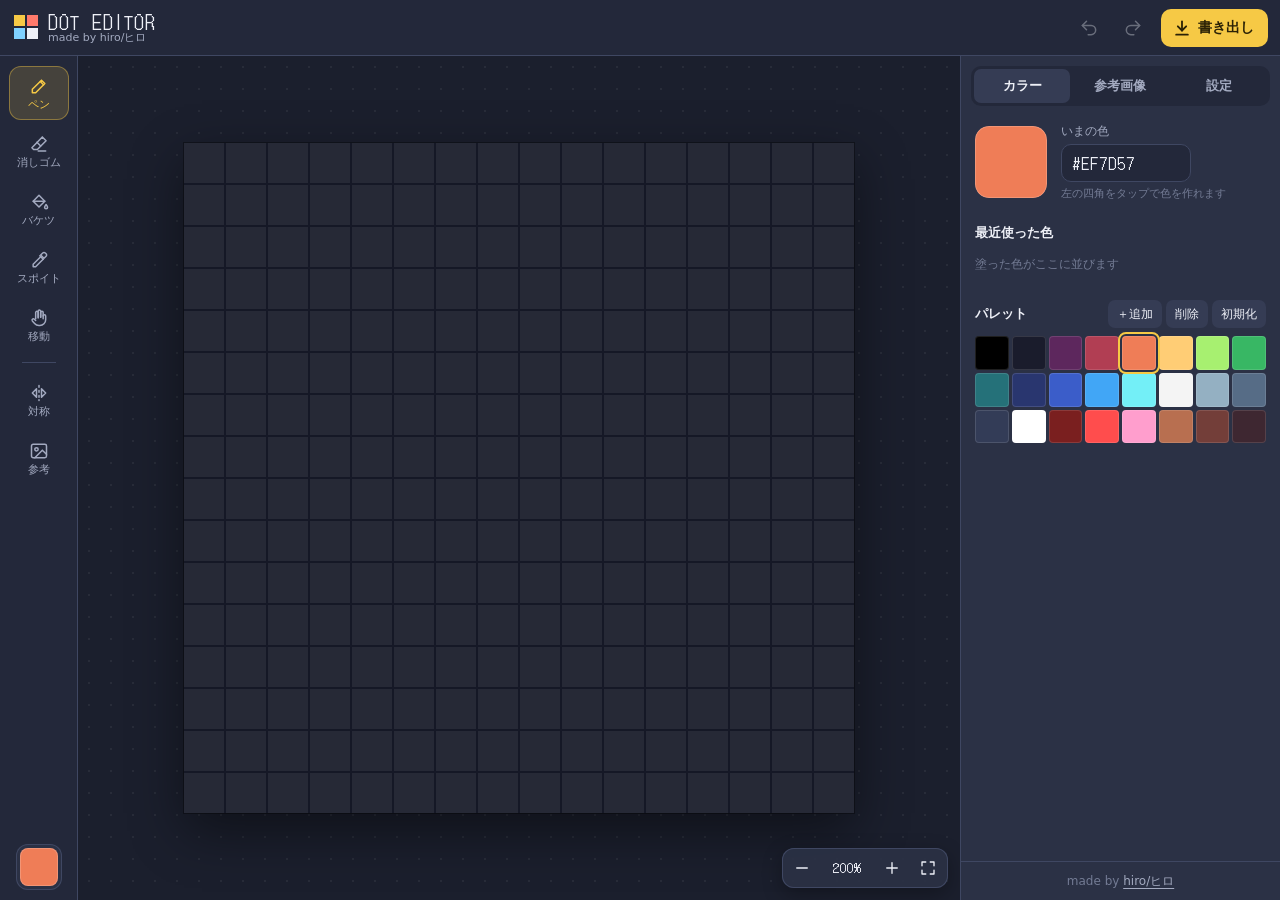
<file: index.html>
<!DOCTYPE html>
<html lang="ja">
<head>
  <meta charset="UTF-8">
  <meta name="viewport" content="width=device-width, initial-scale=1, maximum-scale=1, user-scalable=no, viewport-fit=cover">
  <meta name="theme-color" content="#23283a">
  <meta name="apple-mobile-web-app-capable" content="yes">
  <meta name="apple-mobile-web-app-status-bar-style" content="black-translucent">
  <meta name="format-detection" content="telephone=no">
  <meta name="description" content="マスとマスの間に細い隙間があるドット絵を描けるエディタ。カラーパレット・スポイト・参考画像・PNG書き出しに対応。">
  <title>DOT EDITOR | made by hiro/ヒロ</title>
  <link rel="preconnect" href="https://fonts.googleapis.com">
  <link rel="preconnect" href="https://fonts.gstatic.com" crossorigin>
  <link href="https://fonts.googleapis.com/css2?family=DotGothic16&display=swap" rel="stylesheet">
  <link rel="stylesheet" href="./style.css">
</head>
<body>
  <div class="app" id="app">

    <!-- ===== ヘッダー ===== -->
    <header class="topbar">
      <div class="brand">
        <div class="brand-mark" aria-hidden="true"><i></i><i></i><i></i><i></i></div>
        <div class="brand-text">
          <h1 class="brand-title">DOT EDITOR</h1>
          <a class="brand-credit" href="https://github.com/h1ro223" target="_blank" rel="noopener noreferrer">made by hiro/ヒロ</a>
        </div>
      </div>
      <div class="top-actions">
        <button class="icon-btn" id="undoBtn" type="button" title="元に戻す (Ctrl+Z)" aria-label="元に戻す" disabled>
          <svg class="ic" viewBox="0 0 24 24"><path d="M9 14 4 9l5-5"/><path d="M4 9h10.5a5.5 5.5 0 0 1 0 11H11"/></svg>
        </button>
        <button class="icon-btn" id="redoBtn" type="button" title="やり直し (Ctrl+Y)" aria-label="やり直し" disabled>
          <svg class="ic" viewBox="0 0 24 24"><path d="m15 14 5-5-5-5"/><path d="M20 9H9.5a5.5 5.5 0 0 0 0 11H13"/></svg>
        </button>
        <button class="icon-btn mobile-only" id="panelToggle" type="button" title="パネルの開閉" aria-label="パネルの開閉" aria-pressed="true">
          <svg class="ic" viewBox="0 0 24 24"><rect x="3" y="4" width="18" height="16" rx="2"/><path d="M3 14h18"/></svg>
        </button>
        <button class="primary-btn" id="exportOpenBtn" type="button">
          <svg class="ic" viewBox="0 0 24 24"><path d="M12 4v11"/><path d="m7 10 5 5 5-5"/><path d="M5 20h14"/></svg>
          <span>書き出し</span>
        </button>
      </div>
    </header>

    <main class="workspace">

      <!-- ===== ツールバー ===== -->
      <nav class="toolbar" aria-label="ツール">
        <div class="tool-group">
          <button class="tool-btn" type="button" data-tool="pen" title="ペン (B)">
            <svg class="ic" viewBox="0 0 24 24"><path d="M4 20h4L19 9l-4-4L4 16v4z"/><path d="m13.5 6.5 4 4"/></svg>
            <span>ペン</span>
          </button>
          <button class="tool-btn" type="button" data-tool="eraser" title="消しゴム (E)">
            <svg class="ic" viewBox="0 0 24 24"><path d="m16 3.5 4.5 4.5L10 18.5H5.5l-2-2z"/><path d="m9.5 10 4.5 4.5"/><path d="M11 20.5h9"/></svg>
            <span>消しゴム</span>
          </button>
          <button class="tool-btn" type="button" data-tool="fill" title="バケツ (G)">
            <svg class="ic" viewBox="0 0 24 24"><path d="m5 11 7-7 7 7-7 7z"/><path d="M5 11h14"/><path d="M20.5 15s1.8 2.3 1.8 3.4a1.8 1.8 0 0 1-3.6 0c0-1.1 1.8-3.4 1.8-3.4z"/></svg>
            <span>バケツ</span>
          </button>
          <button class="tool-btn" type="button" data-tool="picker" title="スポイト (I)">
            <svg class="ic" viewBox="0 0 24 24"><path d="m13 7 4 4"/><path d="M16.5 3.5a2.1 2.1 0 0 1 3 0l1 1a2.1 2.1 0 0 1 0 3L18 10l-4-4z"/><path d="m14 8-9 9v3h3l9-9"/></svg>
            <span>スポイト</span>
          </button>
          <button class="tool-btn" type="button" data-tool="hand" title="移動 (H / Space+ドラッグ)">
            <svg class="ic" viewBox="0 0 24 24"><path d="M8 13V5.5a1.5 1.5 0 0 1 3 0V12"/><path d="M11 11V4a1.5 1.5 0 0 1 3 0v7"/><path d="M14 11V5.5a1.5 1.5 0 0 1 3 0V13"/><path d="M17 9.5a1.5 1.5 0 0 1 3 0V14a7 7 0 0 1-7 7h-1a7 7 0 0 1-5.3-2.4L4 15.5a1.6 1.6 0 0 1 2.4-2.1L8 15"/></svg>
            <span>移動</span>
          </button>
        </div>
        <div class="tool-sep" aria-hidden="true"></div>
        <div class="tool-group">
          <button class="tool-btn" type="button" id="mirrorBtn" aria-pressed="false" title="左右対称 (M)">
            <svg class="ic" viewBox="0 0 24 24"><path d="M12 3v2M12 9v2M12 15v2M12 21v-1"/><path d="M9 7 4 12l5 5z"/><path d="m15 7 5 5-5 5z"/></svg>
            <span>対称</span>
          </button>
          <button class="tool-btn" type="button" id="refToggleBtn" aria-pressed="false" title="参考ウィンドウ">
            <svg class="ic" viewBox="0 0 24 24"><rect x="3" y="4" width="18" height="16" rx="2"/><circle cx="9" cy="10" r="2"/><path d="m21 16-5-5-9 9"/></svg>
            <span>参考</span>
          </button>
        </div>
        <button class="tool-color" type="button" id="toolColorBtn" title="カラー" aria-label="現在の色(カラーを開く)">
          <span id="toolColorSwatch"></span>
        </button>
      </nav>

      <!-- ===== キャンバス ===== -->
      <section class="stage" id="stage" data-tool="pen">
        <div class="canvas-holder bg-dark" id="canvasHolder">
          <canvas id="board"></canvas>
          <img class="overlay-img" id="overlayImg" alt="" draggable="false" hidden>
          <div class="mirror-line" id="mirrorLine" hidden></div>
          <div class="hover-cell" id="hoverCell" hidden></div>
        </div>

        <span class="coord" id="coordLabel" aria-hidden="true"></span>

        <div class="zoom-ctrl">
          <button type="button" id="zoomOutBtn" title="縮小 (-)" aria-label="縮小">
            <svg class="ic" viewBox="0 0 24 24"><path d="M5 12h14"/></svg>
          </button>
          <span class="zoom-label" id="zoomLabel">100%</span>
          <button type="button" id="zoomInBtn" title="拡大 (+)" aria-label="拡大">
            <svg class="ic" viewBox="0 0 24 24"><path d="M5 12h14M12 5v14"/></svg>
          </button>
          <button type="button" id="fitBtn" title="全体表示 (0)" aria-label="全体表示">
            <svg class="ic" viewBox="0 0 24 24"><path d="M4 9V4h5M20 9V4h-5M4 15v5h5M20 15v5h-5"/></svg>
          </button>
        </div>

        <!-- 参考ウィンドウ -->
        <div class="ref-win" id="refWin" hidden>
          <div class="ref-head" id="refHead">
            <span class="ref-title">参考画像</span>
            <span class="ref-chip" id="refChip" aria-hidden="true"></span>
            <button class="ref-close" id="refClose" type="button" aria-label="参考ウィンドウを閉じる">
              <svg class="ic" viewBox="0 0 24 24"><path d="M6 6l12 12M18 6 6 18"/></svg>
            </button>
          </div>
          <div class="ref-body" id="refBody">
            <canvas id="refView" hidden></canvas>
            <p class="ref-empty" id="refEmpty">タップして画像を読み込む</p>
          </div>
          <div class="ref-resize" id="refResize" aria-hidden="true"></div>
        </div>

        <div class="toast" id="toast" role="status" aria-live="polite"></div>
      </section>

      <!-- ===== パネル ===== -->
      <aside class="panel" id="panel">
        <div class="tabs" role="tablist">
          <button class="tab active" type="button" role="tab" data-tab="color" aria-selected="true">カラー</button>
          <button class="tab" type="button" role="tab" data-tab="ref" aria-selected="false">参考画像</button>
          <button class="tab" type="button" role="tab" data-tab="settings" aria-selected="false">設定</button>
        </div>

        <div class="tab-bodies">

          <!-- カラー -->
          <section class="tab-body active" data-panel="color" role="tabpanel">
            <div class="color-current">
              <label class="color-big" title="色を選ぶ">
                <span id="curSwatch"></span>
                <input type="color" id="colorInput" value="#ef7d57" aria-label="色を選ぶ">
              </label>
              <div class="color-meta">
                <span class="field-label">いまの色</span>
                <input type="text" class="hex-input" id="hexInput" maxlength="7" spellcheck="false" autocomplete="off" autocapitalize="off" autocorrect="off" aria-label="カラーコード">
                <span class="hint">左の四角をタップで色を作れます</span>
              </div>
            </div>

            <div class="block">
              <h3 class="block-title">最近使った色</h3>
              <div class="swatch-row" id="recentList"></div>
            </div>

            <div class="block">
              <div class="block-head">
                <h3 class="block-title">パレット</h3>
                <div class="mini-actions">
                  <button class="mini-btn" type="button" id="paletteAddBtn" title="いまの色をパレットに追加">＋追加</button>
                  <button class="mini-btn" type="button" id="paletteEditBtn" aria-pressed="false" title="タップした色を削除">削除</button>
                  <button class="mini-btn" type="button" id="paletteResetBtn" title="パレットを初期状態に戻す">初期化</button>
                </div>
              </div>
              <div class="palette" id="paletteList"></div>
            </div>
          </section>

          <!-- 参考画像 -->
          <section class="tab-body" data-panel="ref" role="tabpanel">
            <div class="block">
              <div class="btn-row">
                <button class="btn" type="button" id="refLoadBtn">画像を読み込む</button>
                <button class="btn ghost" type="button" id="refRemoveBtn">画像を外す</button>
              </div>
              <p class="note" id="refInfo">画像はまだありません</p>
            </div>

            <div class="block">
              <label class="switch-row">
                <span>参考ウィンドウを表示</span>
                <span class="switch"><input type="checkbox" id="refShowChk"><i></i></span>
              </label>
              <label class="switch-row">
                <span>キャンバスに重ねる(なぞり描き用)</span>
                <span class="switch"><input type="checkbox" id="refOverlayChk"><i></i></span>
              </label>
              <div class="range-row">
                <span>重ねる濃さ</span>
                <input type="range" id="refOpacity" min="5" max="100" step="1" value="40">
                <output id="refOpacityOut">40%</output>
              </div>
            </div>

            <div class="block">
              <h3 class="block-title">ドット化して取り込む</h3>
              <p class="note">参考画像をいまのマス数に合わせて自動でドット絵にします。下描きにどうぞ。</p>
              <label class="switch-row">
                <span>パレットの色に寄せる</span>
                <span class="switch"><input type="checkbox" id="refQuantizeChk"><i></i></span>
              </label>
              <button class="btn wide" type="button" id="refImportBtn">マスに取り込む</button>
            </div>

            <p class="note">スポイトを選んで参考ウィンドウの画像をタップすると、画像から色を拾えます。</p>
          </section>

          <!-- 設定 -->
          <section class="tab-body" data-panel="settings" role="tabpanel">
            <div class="block">
              <h3 class="block-title">キャンバス</h3>
              <div class="field-grid">
                <div class="field">
                  <span class="field-label">横のマス数</span>
                  <div class="stepper" data-key="cols">
                    <button type="button" data-step="-1" aria-label="減らす">−</button>
                    <input type="number" inputmode="numeric" aria-label="横のマス数">
                    <button type="button" data-step="1" aria-label="増やす">＋</button>
                  </div>
                </div>
                <div class="field">
                  <span class="field-label">縦のマス数</span>
                  <div class="stepper" data-key="rows">
                    <button type="button" data-step="-1" aria-label="減らす">−</button>
                    <input type="number" inputmode="numeric" aria-label="縦のマス数">
                    <button type="button" data-step="1" aria-label="増やす">＋</button>
                  </div>
                </div>
                <div class="field">
                  <span class="field-label">マスの大きさ(px)</span>
                  <div class="stepper" data-key="cell">
                    <button type="button" data-step="-1" aria-label="小さく">−</button>
                    <input type="number" inputmode="numeric" aria-label="マスの大きさ">
                    <button type="button" data-step="1" aria-label="大きく">＋</button>
                  </div>
                </div>
                <div class="field">
                  <span class="field-label">隙間(px)</span>
                  <div class="stepper" data-key="gap">
                    <button type="button" data-step="-1" aria-label="狭く">−</button>
                    <input type="number" inputmode="numeric" aria-label="隙間">
                    <button type="button" data-step="1" aria-label="広く">＋</button>
                  </div>
                </div>
              </div>
              <p class="size-info">書き出しサイズ <strong id="sizeInfo">-</strong></p>
              <p class="note">マス数を減らすと、右端・下端からはみ出た部分は消えます(元に戻すで復活できます)。</p>
            </div>

            <div class="block">
              <h3 class="block-title">表示の背景</h3>
              <div class="seg" id="bgSeg">
                <button type="button" data-bg="dark">ダーク</button>
                <button type="button" data-bg="light">ライト</button>
                <button type="button" data-bg="checker">市松</button>
              </div>
              <p class="note">見え方だけの設定です。書き出す画像の背景は透過になります。</p>
            </div>

            <div class="block">
              <h3 class="block-title">作品データ</h3>
              <div class="btn-row">
                <button class="btn" type="button" id="projSaveBtn">データを保存</button>
                <button class="btn" type="button" id="projLoadBtn">データを開く</button>
              </div>
              <p class="note">描いた内容は自動でこの端末に保存されます。別の端末に移すときは「データを保存」の .json を使ってください。</p>
              <button class="btn danger wide" type="button" id="clearBtn">全部消す</button>
            </div>

            <div class="block pc-only">
              <h3 class="block-title">ショートカット</h3>
              <dl class="keys">
                <dt>B / E / G / I / H</dt><dd>ペン / 消しゴム / バケツ / スポイト / 移動</dd>
                <dt>M</dt><dd>左右対称の切り替え</dd>
                <dt>Space + ドラッグ</dt><dd>画面を動かす</dd>
                <dt>ホイール / + / −</dt><dd>拡大・縮小</dd>
                <dt>0</dt><dd>全体表示</dd>
                <dt>Ctrl + Z / Ctrl + Y</dt><dd>元に戻す / やり直し</dd>
              </dl>
            </div>
          </section>
        </div>

        <footer class="panel-credit">
          made by <a href="https://github.com/h1ro223" target="_blank" rel="noopener noreferrer">hiro/ヒロ</a>
        </footer>
      </aside>
    </main>
  </div>

  <!-- ===== 書き出しモーダル ===== -->
  <div class="modal" id="exportModal" hidden>
    <div class="modal-card" role="dialog" aria-modal="true" aria-labelledby="exportTitle">
      <div class="modal-head">
        <h2 id="exportTitle">PNGで書き出し</h2>
        <button class="icon-btn" type="button" id="exportCloseBtn" aria-label="閉じる">
          <svg class="ic" viewBox="0 0 24 24"><path d="M6 6l12 12M18 6 6 18"/></svg>
        </button>
      </div>

      <div class="export-preview checker" id="exportPreviewWrap">
        <canvas id="exportPreview"></canvas>
      </div>

      <div class="export-field">
        <span class="field-label">倍率</span>
        <div class="seg" id="scaleSeg">
          <button type="button" data-scale="1">×1</button>
          <button type="button" data-scale="2">×2</button>
          <button type="button" data-scale="3">×3</button>
          <button type="button" data-scale="4">×4</button>
          <button type="button" data-scale="8">×8</button>
        </div>
      </div>

      <label class="switch-row">
        <span>背景を透過する</span>
        <span class="switch"><input type="checkbox" id="exportTransChk" checked><i></i></span>
      </label>
      <div class="range-row" id="exportBgRow" hidden>
        <span>背景色</span>
        <input type="color" id="exportBgInput" value="#ffffff" aria-label="背景色">
        <span></span>
      </div>

      <p class="size-info">出力サイズ <strong id="exportSize">-</strong></p>

      <div class="btn-row">
        <button class="btn primary" type="button" id="exportDlBtn">PNGを保存</button>
        <button class="btn" type="button" id="exportShareBtn" hidden>共有・写真に保存</button>
      </div>
    </div>
  </div>

  <input type="file" id="refFile" accept="image/*" hidden>
  <input type="file" id="projectFile" accept=".json,application/json" hidden>

  <script src="./script.js"></script>
</body>
</html>
</file>
<file: style.css>
/* =========================================================
   DOT GAP - すき間ドットエディタ
   made by hiro/ヒロ  https://github.com/h1ro223
   ========================================================= */

:root {
  --ink: #23283a;          /* 土台(グラファイトブルー) */
  --ink-2: #1b1f2d;        /* ステージ */
  --slab: #2b3145;         /* パネル */
  --slab-2: #353c54;       /* 入力・ボタン */
  --grout: #3f4762;        /* 境界線 */
  --text: #eef0f7;
  --muted: #a3aac0;
  --dim: #737b94;
  --butter: #f6c945;       /* アクセント */
  --butter-ink: #2b2206;
  --butter-soft: rgba(246, 201, 69, 0.16);
  --coral: #ff7a6b;

  --r-l: 14px;
  --r-m: 10px;
  --r-s: 7px;

  --font: "Hiragino Sans", "Hiragino Kaku Gothic ProN", "Noto Sans JP", "Yu Gothic UI", "Meiryo", system-ui, -apple-system, sans-serif;
  --pixel: "DotGothic16", "Hiragino Sans", "Noto Sans JP", sans-serif;

  --safe-t: env(safe-area-inset-top, 0px);
  --safe-r: env(safe-area-inset-right, 0px);
  --safe-b: env(safe-area-inset-bottom, 0px);
  --safe-l: env(safe-area-inset-left, 0px);
}

*,
*::before,
*::after { box-sizing: border-box; }

[hidden] { display: none !important; }

html,
body {
  margin: 0;
  height: 100%;
  background: var(--ink);
  color: var(--text);
  font-family: var(--font);
  font-size: 14px;
  line-height: 1.5;
  overflow: hidden;
  overscroll-behavior: none;
}

/* スマホでの長押しコピー・ダブルタップ拡大を防止 */
body {
  -webkit-user-select: none;
  user-select: none;
  -webkit-touch-callout: none;
  -webkit-tap-highlight-color: transparent;
  touch-action: manipulation;
  -webkit-text-size-adjust: 100%;
  text-size-adjust: 100%;
}

input[type="text"],
input[type="number"] {
  -webkit-user-select: text;
  user-select: text;
}

img,
canvas {
  -webkit-user-drag: none;
  -webkit-touch-callout: none;
}

button {
  font: inherit;
  color: inherit;
  background: none;
  border: 0;
  padding: 0;
  cursor: pointer;
  touch-action: manipulation;
}
button:disabled { cursor: default; opacity: 0.35; }

a { color: inherit; }

:focus { outline: none; }
:focus-visible {
  outline: 2px solid var(--butter);
  outline-offset: 2px;
}

.ic {
  width: 20px;
  height: 20px;
  fill: none;
  stroke: currentColor;
  stroke-width: 1.8;
  stroke-linecap: round;
  stroke-linejoin: round;
  flex-shrink: 0;
}

/* ===== レイアウト ===== */
.app {
  position: fixed;
  inset: 0;
  display: flex;
  flex-direction: column;
  padding: var(--safe-t) var(--safe-r) var(--safe-b) var(--safe-l);
}

.topbar {
  height: 56px;
  flex-shrink: 0;
  display: flex;
  align-items: center;
  justify-content: space-between;
  gap: 10px;
  padding: 0 12px 0 14px;
  background: var(--ink);
  border-bottom: 1px solid var(--grout);
}

.brand {
  display: flex;
  align-items: center;
  gap: 10px;
  min-width: 0;
}

/* ロゴ:2×2のマスと細い隙間 */
.brand-mark {
  display: grid;
  grid-template-columns: repeat(2, 11px);
  grid-template-rows: repeat(2, 11px);
  gap: 2px;
  flex-shrink: 0;
}
.brand-mark i { display: block; background: var(--butter); }
.brand-mark i:nth-child(2) { background: var(--coral); }
.brand-mark i:nth-child(3) { background: #7fd1ff; }
.brand-mark i:nth-child(4) { background: var(--text); }

.brand-text {
  display: flex;
  flex-direction: column;
  min-width: 0;
  line-height: 1.15;
}
.brand-title {
  margin: 0;
  font-family: var(--pixel);
  font-weight: 400;
  font-size: 19px;
  letter-spacing: 0.06em;
}
.brand-credit {
  font-size: 11px;
  color: var(--muted);
  text-decoration: none;
  white-space: nowrap;
}
.brand-credit:hover { color: var(--butter); }

.top-actions {
  display: flex;
  align-items: center;
  gap: 4px;
  flex-shrink: 0;
}

.icon-btn {
  width: 40px;
  height: 40px;
  border-radius: var(--r-m);
  display: inline-flex;
  align-items: center;
  justify-content: center;
  color: var(--text);
}
@media (hover: hover) {
  .icon-btn:not(:disabled):hover { background: var(--slab); }
}
.icon-btn[aria-pressed="false"] { color: var(--muted); }

.primary-btn {
  height: 38px;
  margin-left: 4px;
  padding: 0 14px 0 11px;
  border-radius: var(--r-m);
  display: inline-flex;
  align-items: center;
  gap: 6px;
  background: var(--butter);
  color: var(--butter-ink);
  font-weight: 700;
}
@media (hover: hover) {
  .primary-btn:hover { filter: brightness(1.06); }
}
.primary-btn .ic { stroke-width: 2.2; }

.mobile-only { display: none; }

.workspace {
  flex: 1;
  min-height: 0;
  display: grid;
  grid-template-columns: 78px minmax(0, 1fr) 320px;
}

/* ===== ツールバー ===== */
.toolbar {
  display: flex;
  flex-direction: column;
  align-items: center;
  gap: 6px;
  padding: 10px 8px;
  background: var(--ink);
  border-right: 1px solid var(--grout);
  overflow-y: auto;
  overflow-x: hidden;
  scrollbar-width: none;
}
.toolbar::-webkit-scrollbar { display: none; }

.tool-group {
  display: flex;
  flex-direction: column;
  gap: 4px;
}

.tool-btn {
  width: 60px;
  height: 54px;
  border-radius: 12px;
  display: flex;
  flex-direction: column;
  align-items: center;
  justify-content: center;
  gap: 3px;
  color: var(--muted);
  font-size: 10.5px;
  line-height: 1;
  flex-shrink: 0;
}
.tool-btn span { white-space: nowrap; }
@media (hover: hover) {
  .tool-btn:hover { background: var(--slab); color: var(--text); }
}
.tool-btn.active,
.tool-btn[aria-pressed="true"] {
  background: var(--butter-soft);
  color: var(--butter);
  box-shadow: inset 0 0 0 1px rgba(246, 201, 69, 0.4);
}

.tool-sep {
  width: 34px;
  height: 1px;
  margin: 4px 0;
  background: var(--grout);
  flex-shrink: 0;
}

.tool-color {
  margin-top: auto;
  width: 46px;
  height: 46px;
  padding: 4px;
  border-radius: 12px;
  background: var(--slab);
  box-shadow: inset 0 0 0 1px var(--grout);
  flex-shrink: 0;
}
.tool-color span {
  display: block;
  width: 100%;
  height: 100%;
  border-radius: 8px;
  box-shadow: inset 0 0 0 1px rgba(255, 255, 255, 0.18);
}

/* ===== ステージ ===== */
.stage {
  position: relative;
  overflow: hidden;
  touch-action: none;
  background-color: var(--ink-2);
  background-image: radial-gradient(circle, rgba(255, 255, 255, 0.06) 1px, transparent 1.6px);
  background-size: 22px 22px;
  cursor: crosshair;
}
.stage[data-tool="hand"],
.stage.space-pan { cursor: grab; }
.stage.grabbing { cursor: grabbing; }

.canvas-holder {
  position: absolute;
  left: 0;
  top: 0;
  will-change: transform;
  box-shadow: 0 0 0 1px rgba(0, 0, 0, 0.35), 0 18px 50px rgba(0, 0, 0, 0.45);
}
.canvas-holder.bg-dark { background: #151826; }
.canvas-holder.bg-light { background: #eceef4; }
.canvas-holder.bg-checker {
  background-color: #f4f5f8;
  background-image: conic-gradient(#d6dae3 25%, transparent 0 50%, #d6dae3 0 75%, transparent 0);
  background-size: 16px 16px;
}

#board {
  display: block;
  width: 100%;
  height: 100%;
  image-rendering: -webkit-optimize-contrast;
  image-rendering: crisp-edges;
  image-rendering: pixelated;
}

.overlay-img {
  position: absolute;
  inset: 0;
  width: 100%;
  height: 100%;
  object-fit: contain;
  pointer-events: none;
}

.mirror-line {
  position: absolute;
  top: -6px;
  bottom: -6px;
  left: 50%;
  width: 0;
  border-left: 1px dashed var(--butter);
  pointer-events: none;
  opacity: 0.85;
}

.hover-cell {
  position: absolute;
  left: 0;
  top: 0;
  pointer-events: none;
  box-shadow: 0 0 0 1px rgba(255, 255, 255, 0.95), 0 0 0 2px rgba(0, 0, 0, 0.55);
}

.coord {
  position: absolute;
  left: 12px;
  bottom: 12px;
  font-family: var(--pixel);
  font-size: 13px;
  color: var(--muted);
  pointer-events: none;
}

.zoom-ctrl {
  position: absolute;
  right: 12px;
  bottom: 12px;
  display: flex;
  align-items: center;
  gap: 2px;
  padding: 3px;
  border-radius: 12px;
  background: rgba(43, 49, 69, 0.92);
  box-shadow: inset 0 0 0 1px var(--grout), 0 6px 20px rgba(0, 0, 0, 0.3);
  z-index: 4;
}
.zoom-ctrl button {
  width: 34px;
  height: 34px;
  border-radius: 9px;
  display: inline-flex;
  align-items: center;
  justify-content: center;
}
@media (hover: hover) {
  .zoom-ctrl button:hover { background: var(--slab-2); }
}
.zoom-ctrl .ic { width: 18px; height: 18px; }
.zoom-label {
  min-width: 52px;
  text-align: center;
  font-family: var(--pixel);
  font-size: 13px;
}

/* ===== 参考ウィンドウ ===== */
.ref-win {
  position: absolute;
  left: 0;
  top: 0;
  display: flex;
  flex-direction: column;
  background: var(--slab);
  border-radius: 12px;
  box-shadow: inset 0 0 0 1px var(--grout), 0 14px 40px rgba(0, 0, 0, 0.45);
  overflow: hidden;
  z-index: 6;
  cursor: default;
}

.ref-head {
  height: 34px;
  flex-shrink: 0;
  display: flex;
  align-items: center;
  gap: 8px;
  padding: 0 4px 0 12px;
  border-bottom: 1px solid var(--grout);
  cursor: move;
  touch-action: none;
}
.ref-title {
  flex: 1;
  font-size: 12px;
  color: var(--muted);
}
.ref-chip {
  width: 18px;
  height: 18px;
  border-radius: 4px;
  box-shadow: inset 0 0 0 1px rgba(255, 255, 255, 0.35);
  visibility: hidden;
}
.ref-chip.show { visibility: visible; }
.ref-close {
  width: 28px;
  height: 28px;
  border-radius: 8px;
  display: inline-flex;
  align-items: center;
  justify-content: center;
  color: var(--muted);
}
.ref-close .ic { width: 16px; height: 16px; }
@media (hover: hover) {
  .ref-close:hover { background: var(--slab-2); color: var(--text); }
}

.ref-body {
  position: relative;
  flex: 1;
  min-height: 0;
  display: flex;
  align-items: center;
  justify-content: center;
  background-color: #262b3d;
  background-image: conic-gradient(#2e3448 25%, transparent 0 50%, #2e3448 0 75%, transparent 0);
  background-size: 14px 14px;
  touch-action: none;
  overflow: hidden;
  cursor: pointer;
}
.ref-win.picking .ref-body { cursor: crosshair; }
.ref-win.picking { box-shadow: inset 0 0 0 2px var(--butter), 0 14px 40px rgba(0, 0, 0, 0.45); }

#refView { display: block; }

.ref-empty {
  margin: 0;
  padding: 12px;
  text-align: center;
  font-size: 12px;
  color: var(--muted);
}

.ref-resize {
  position: absolute;
  right: 0;
  bottom: 0;
  width: 22px;
  height: 22px;
  cursor: nwse-resize;
  touch-action: none;
  background:
    linear-gradient(135deg, transparent 55%, var(--muted) 55%, var(--muted) 62%, transparent 62%,
      transparent 72%, var(--muted) 72%, var(--muted) 79%, transparent 79%);
}

/* ===== トースト ===== */
.toast {
  position: absolute;
  top: 12px;
  left: 50%;
  max-width: calc(100% - 24px);
  padding: 8px 14px;
  border-radius: 999px;
  background: rgba(43, 49, 69, 0.96);
  box-shadow: inset 0 0 0 1px var(--grout), 0 8px 24px rgba(0, 0, 0, 0.35);
  font-size: 13px;
  white-space: nowrap;
  overflow: hidden;
  text-overflow: ellipsis;
  pointer-events: none;
  opacity: 0;
  transform: translate(-50%, -8px);
  transition: opacity 0.18s ease, transform 0.18s ease;
  z-index: 10;
}
.toast.show {
  opacity: 1;
  transform: translate(-50%, 0);
}

/* ===== パネル ===== */
.panel {
  display: flex;
  flex-direction: column;
  min-height: 0;
  background: var(--slab);
  border-left: 1px solid var(--grout);
}

.tabs {
  display: flex;
  gap: 2px;
  margin: 10px 10px 0;
  padding: 3px;
  border-radius: var(--r-m);
  background: var(--ink);
  flex-shrink: 0;
}
.tab {
  flex: 1;
  height: 34px;
  border-radius: var(--r-s);
  color: var(--muted);
  font-size: 13px;
  font-weight: 600;
}
.tab.active {
  background: var(--slab-2);
  color: var(--text);
}

.tab-bodies {
  flex: 1;
  min-height: 0;
  overflow-y: auto;
  -webkit-overflow-scrolling: touch;
  overscroll-behavior: contain;
}
.tab-body { display: none; padding: 16px 14px 8px; }
.tab-body.active { display: block; }

.block { margin-bottom: 22px; }
.block-head {
  display: flex;
  align-items: center;
  justify-content: space-between;
  gap: 8px;
  margin-bottom: 8px;
}
.block-title {
  margin: 0 0 8px;
  font-size: 13px;
  font-weight: 700;
  color: var(--text);
}
.block-head .block-title { margin: 0; }

.note {
  margin: 6px 0 10px;
  font-size: 12px;
  color: var(--muted);
  line-height: 1.6;
}
.field-label {
  display: block;
  font-size: 12px;
  color: var(--muted);
  margin-bottom: 4px;
}

/* 色 */
.color-current {
  display: flex;
  gap: 14px;
  align-items: center;
  margin-bottom: 20px;
}
.color-big {
  position: relative;
  width: 72px;
  height: 72px;
  flex-shrink: 0;
  border-radius: var(--r-l);
  overflow: hidden;
  cursor: pointer;
  box-shadow: inset 0 0 0 1px rgba(255, 255, 255, 0.18);
}
.color-big span {
  position: absolute;
  inset: 0;
  box-shadow: inset 0 0 0 1px rgba(255, 255, 255, 0.18);
  border-radius: inherit;
}
.color-big input {
  position: absolute;
  inset: 0;
  width: 100%;
  height: 100%;
  opacity: 0;
  border: 0;
  padding: 0;
  cursor: pointer;
}
.color-meta { min-width: 0; }
.hex-input {
  width: 130px;
  height: 38px;
  padding: 0 10px;
  border-radius: var(--r-m);
  border: 1px solid var(--grout);
  background: var(--ink);
  color: var(--text);
  font-family: var(--pixel);
  font-size: 16px;
  letter-spacing: 0.06em;
  text-transform: uppercase;
}
.hex-input:focus { border-color: var(--butter); }
.hint {
  display: block;
  margin-top: 4px;
  font-size: 11px;
  color: var(--dim);
}

.swatch-row {
  display: flex;
  flex-wrap: wrap;
  gap: 3px;
  min-height: 28px;
}
.swatch-row .swatch { width: 28px; height: 28px; }
.swatch-row .empty-msg {
  font-size: 12px;
  color: var(--dim);
  line-height: 28px;
}

.palette {
  display: grid;
  grid-template-columns: repeat(auto-fill, minmax(30px, 1fr));
  gap: 3px;
}
.palette .swatch { aspect-ratio: 1 / 1; width: 100%; }
.palette .empty-msg {
  grid-column: 1 / -1;
  font-size: 12px;
  color: var(--dim);
}

.swatch {
  position: relative;
  display: block;
  border-radius: 4px;
  background: var(--c);
  box-shadow: inset 0 0 0 1px rgba(255, 255, 255, 0.12);
}
.swatch.active {
  outline: 2px solid var(--butter);
  outline-offset: 2px;
  z-index: 1;
}
.palette.editing .swatch::after {
  content: "×";
  position: absolute;
  inset: 0;
  display: flex;
  align-items: center;
  justify-content: center;
  border-radius: inherit;
  background: rgba(20, 22, 32, 0.55);
  color: #fff;
  font-size: 15px;
  font-weight: 700;
}

.mini-actions { display: flex; gap: 4px; }
.mini-btn {
  height: 28px;
  padding: 0 9px;
  border-radius: var(--r-s);
  background: var(--slab-2);
  font-size: 12px;
  white-space: nowrap;
}
.mini-btn[aria-pressed="true"] {
  background: rgba(255, 122, 107, 0.2);
  color: var(--coral);
  box-shadow: inset 0 0 0 1px rgba(255, 122, 107, 0.5);
}

/* ボタン */
.btn-row {
  display: flex;
  gap: 8px;
}
.btn-row .btn { flex: 1; }

.btn {
  height: 42px;
  padding: 0 14px;
  border-radius: var(--r-m);
  background: var(--slab-2);
  box-shadow: inset 0 0 0 1px var(--grout);
  font-weight: 600;
  font-size: 14px;
  white-space: nowrap;
}
@media (hover: hover) {
  .btn:not(:disabled):hover { filter: brightness(1.12); }
}
.btn.ghost { background: transparent; }
.btn.primary {
  background: var(--butter);
  color: var(--butter-ink);
  box-shadow: none;
}
.btn.danger {
  background: transparent;
  color: var(--coral);
  box-shadow: inset 0 0 0 1px rgba(255, 122, 107, 0.45);
}
.btn.wide { width: 100%; margin-top: 6px; }

/* スイッチ */
.switch-row {
  display: flex;
  align-items: center;
  justify-content: space-between;
  gap: 12px;
  min-height: 46px;
  cursor: pointer;
  border-bottom: 1px solid rgba(63, 71, 98, 0.6);
}
.switch {
  position: relative;
  width: 44px;
  height: 26px;
  flex-shrink: 0;
}
.switch input {
  position: absolute;
  inset: 0;
  margin: 0;
  opacity: 0;
  cursor: pointer;
  z-index: 1;
}
.switch i {
  position: absolute;
  inset: 0;
  border-radius: 999px;
  background: var(--ink);
  box-shadow: inset 0 0 0 1px var(--grout);
  transition: background 0.15s ease;
}
.switch i::after {
  content: "";
  position: absolute;
  top: 3px;
  left: 3px;
  width: 20px;
  height: 20px;
  border-radius: 50%;
  background: var(--muted);
  transition: transform 0.15s ease, background 0.15s ease;
}
.switch input:checked + i { background: var(--butter); box-shadow: none; }
.switch input:checked + i::after { transform: translateX(18px); background: var(--butter-ink); }
.switch input:disabled + i { opacity: 0.4; }
.switch input:focus-visible + i { outline: 2px solid var(--butter); outline-offset: 2px; }

.range-row {
  display: grid;
  grid-template-columns: auto 1fr 44px;
  align-items: center;
  gap: 12px;
  min-height: 46px;
}
.range-row input[type="range"] {
  width: 100%;
  accent-color: var(--butter);
}
.range-row input[type="color"] {
  width: 100%;
  height: 34px;
  padding: 2px;
  border: 1px solid var(--grout);
  border-radius: var(--r-s);
  background: var(--ink);
}
.range-row output {
  text-align: right;
  font-family: var(--pixel);
  font-size: 13px;
  color: var(--muted);
}

/* 設定 */
.field-grid {
  display: grid;
  grid-template-columns: 1fr 1fr;
  gap: 12px 10px;
}
.stepper {
  display: flex;
  height: 42px;
  border-radius: var(--r-m);
  background: var(--ink);
  box-shadow: inset 0 0 0 1px var(--grout);
  overflow: hidden;
}
.stepper button {
  width: 38px;
  flex-shrink: 0;
  font-size: 18px;
  color: var(--muted);
}
@media (hover: hover) {
  .stepper button:not(:disabled):hover { background: var(--slab-2); color: var(--text); }
}
.stepper input {
  flex: 1;
  width: 0;
  min-width: 0;
  border: 0;
  background: transparent;
  color: var(--text);
  text-align: center;
  font-family: var(--pixel);
  font-size: 16px;
  -moz-appearance: textfield;
  appearance: textfield;
}
.stepper input::-webkit-outer-spin-button,
.stepper input::-webkit-inner-spin-button {
  -webkit-appearance: none;
  margin: 0;
}

.size-info {
  margin: 12px 0 0;
  font-size: 12px;
  color: var(--muted);
}
.size-info strong {
  margin-left: 6px;
  font-family: var(--pixel);
  font-weight: 400;
  font-size: 15px;
  color: var(--text);
}

.seg {
  display: flex;
  gap: 2px;
  padding: 3px;
  border-radius: var(--r-m);
  background: var(--ink);
  box-shadow: inset 0 0 0 1px var(--grout);
}
.seg button {
  flex: 1;
  height: 34px;
  border-radius: var(--r-s);
  color: var(--muted);
  font-weight: 600;
}
.seg button.active {
  background: var(--butter);
  color: var(--butter-ink);
}

.keys {
  display: grid;
  grid-template-columns: auto 1fr;
  gap: 6px 12px;
  margin: 0;
  font-size: 12px;
}
.keys dt {
  font-family: var(--pixel);
  color: var(--text);
  white-space: nowrap;
}
.keys dd {
  margin: 0;
  color: var(--muted);
}

.panel-credit {
  flex-shrink: 0;
  padding: 10px 14px calc(10px);
  border-top: 1px solid var(--grout);
  font-size: 12px;
  color: var(--dim);
  text-align: center;
}
.panel-credit a {
  color: var(--muted);
  text-decoration: underline;
  text-underline-offset: 3px;
}
.panel-credit a:hover { color: var(--butter); }

/* ===== モーダル ===== */
.modal {
  position: fixed;
  inset: 0;
  z-index: 50;
  display: flex;
  align-items: center;
  justify-content: center;
  padding: calc(16px + var(--safe-t)) 16px calc(16px + var(--safe-b));
  background: rgba(14, 16, 26, 0.66);
  -webkit-backdrop-filter: blur(6px);
  backdrop-filter: blur(6px);
}
.modal-card {
  width: min(460px, 100%);
  max-height: 100%;
  overflow-y: auto;
  -webkit-overflow-scrolling: touch;
  overscroll-behavior: contain;
  padding: 14px 16px 16px;
  border-radius: 18px;
  background: var(--slab);
  box-shadow: inset 0 0 0 1px var(--grout), 0 24px 60px rgba(0, 0, 0, 0.5);
}
.modal-head {
  display: flex;
  align-items: center;
  justify-content: space-between;
  margin-bottom: 10px;
}
.modal-head h2 {
  margin: 0;
  font-size: 16px;
}

.export-preview {
  display: flex;
  align-items: center;
  justify-content: center;
  min-height: 140px;
  padding: 14px;
  border-radius: var(--r-l);
  margin-bottom: 14px;
  overflow: hidden;
}
.export-preview.checker {
  background-color: #f4f5f8;
  background-image: conic-gradient(#d6dae3 25%, transparent 0 50%, #d6dae3 0 75%, transparent 0);
  background-size: 16px 16px;
}
#exportPreview {
  display: block;
  image-rendering: -webkit-optimize-contrast;
  image-rendering: crisp-edges;
  image-rendering: pixelated;
}

.export-field { margin-bottom: 6px; }
.modal-card .size-info { margin: 10px 0 14px; }

/* ===== スクロールバー ===== */
.tab-bodies,
.modal-card { scrollbar-width: thin; scrollbar-color: var(--grout) transparent; }
.tab-bodies::-webkit-scrollbar,
.modal-card::-webkit-scrollbar { width: 8px; }
.tab-bodies::-webkit-scrollbar-thumb,
.modal-card::-webkit-scrollbar-thumb { background: var(--grout); border-radius: 8px; }

@media (hover: none) {
  .coord { display: none; }
  .pc-only { display: none; }
}

/* ===== スマホ ===== */
@media (max-width: 820px) {
  .topbar { height: 52px; padding: 0 6px 0 12px; }
  .brand-title { font-size: 17px; }
  .icon-btn { width: 38px; height: 38px; }
  .primary-btn { padding: 0 12px 0 9px; }
  .mobile-only { display: inline-flex; }

  .workspace {
    display: flex;
    flex-direction: column;
  }
  .stage {
    order: 1;
    flex: 1;
    min-height: 0;
  }
  .toolbar {
    order: 2;
    flex-direction: row;
    flex-shrink: 0;
    gap: 2px;
    padding: 5px 8px;
    border-right: 0;
    border-top: 1px solid var(--grout);
    overflow-x: auto;
    overflow-y: hidden;
  }
  .tool-group { flex-direction: row; gap: 2px; }
  .tool-btn { width: 52px; height: 50px; }
  .tool-sep { width: 1px; height: 30px; margin: 0 3px; }
  .tool-color { margin: 0 0 0 auto; width: 44px; height: 44px; }

  .panel {
    order: 3;
    height: 40vh;
    height: 40dvh;
    max-height: 380px;
    border-left: 0;
    border-top: 1px solid var(--grout);
  }
  .app.panel-collapsed .panel { display: none; }

  .panel-credit { padding: 8px 14px; }
  .zoom-ctrl { right: 8px; bottom: 8px; }
}

@media (max-width: 380px) {
  .brand-credit { font-size: 10px; }
  .primary-btn span { display: none; }
  .primary-btn { padding: 0 10px; }
}

@media (prefers-reduced-motion: reduce) {
  *,
  *::before,
  *::after {
    transition: none !important;
    animation: none !important;
  }
}
</file>
